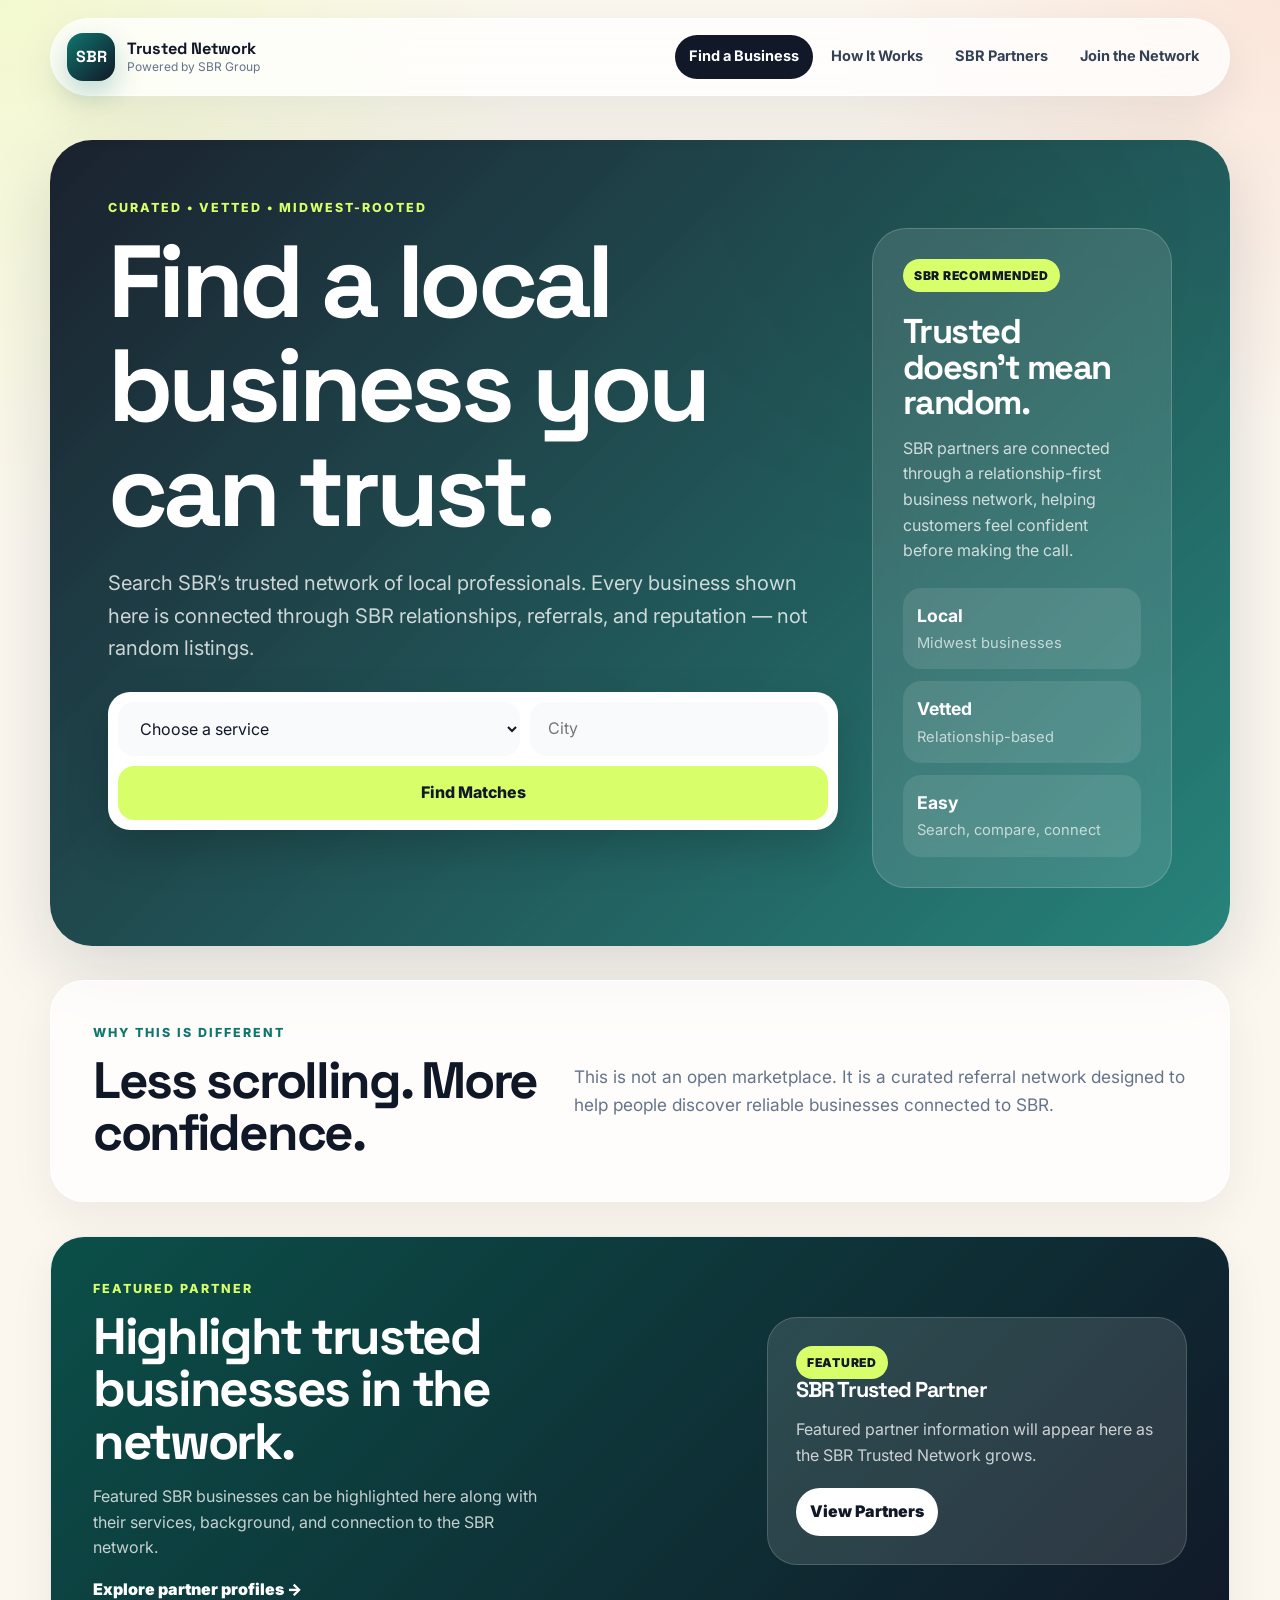
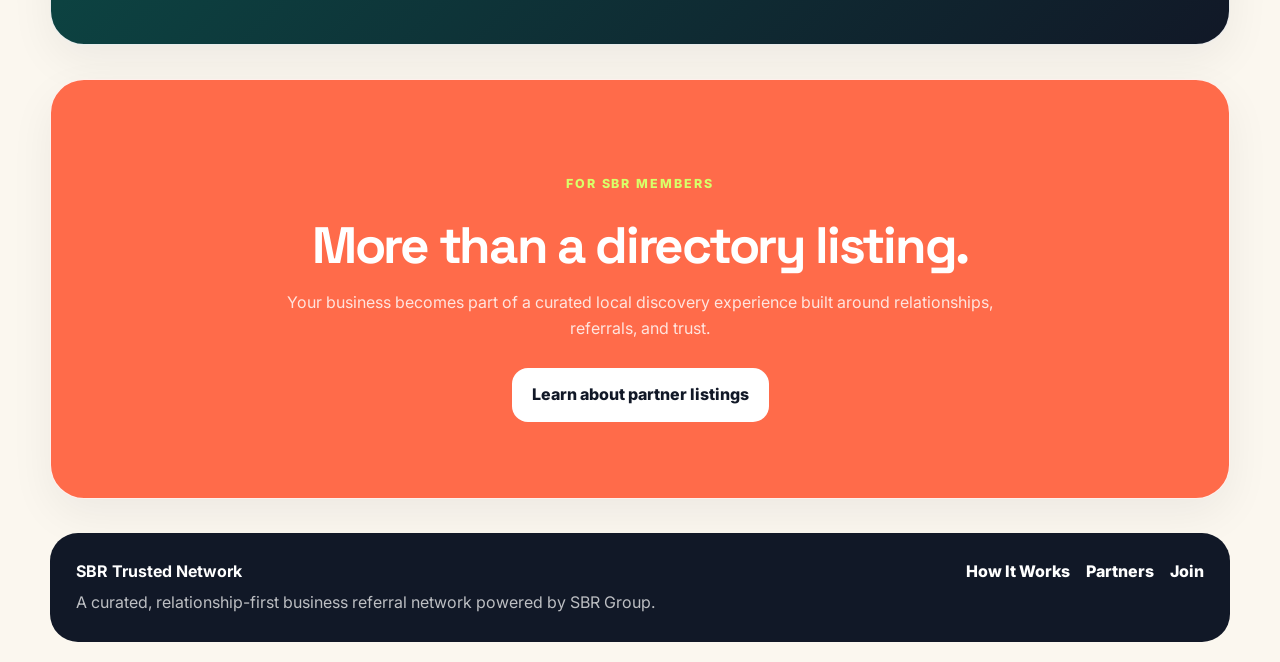
<file: index.html>
<!DOCTYPE html>
<html lang="en">
<head>
  <meta charset="UTF-8" />
  <meta name="viewport" content="width=device-width, initial-scale=1.0" />

  <title>SBR Trusted Network | Find Vetted Local Businesses</title>

  <meta
    name="description"
    content="Find trusted, vetted Midwest businesses recommended through the SBR Group network."
  />

  <link rel="preconnect" href="https://fonts.googleapis.com">
  <link rel="preconnect" href="https://fonts.gstatic.com" crossorigin>

  <link
    href="https://fonts.googleapis.com/css2?family=Inter:wght@400;500;600;700;800&family=Space+Grotesk:wght@500;600;700&display=swap"
    rel="stylesheet"
  >

  <link rel="stylesheet" href="assets/css/style.css" />
</head>

<body>

  <header class="site-header">

    <a
      class="brand"
      href="index.html"
      aria-label="SBR Trusted Network home"
    >
      <span class="brand-mark">SBR</span>

      <span class="brand-text">
        <strong>Trusted Network</strong>
        <small>Powered by SBR Group</small>
      </span>
    </a>

    <button
      class="mobile-toggle"
      id="mobileToggle"
      type="button"
      aria-label="Open navigation"
      aria-expanded="false"
      aria-controls="siteNav"
    >
      ☰
    </button>

    <nav class="site-nav" id="siteNav">
      <a href="index.html" class="active">Find a Business</a>
      <a href="how-it-works.html">How It Works</a>
      <a href="partners.html">SBR Partners</a>
      <a href="join.html">Join the Network</a>
    </nav>

  </header>


  <main>

    <!-- HERO -->
    <section class="hero">

      <div class="hero-grid">

        <div class="hero-copy">

          <p class="eyebrow">
            Curated • Vetted • Midwest-rooted
          </p>

          <h1>
            Find a local business you can trust.
          </h1>

          <p class="hero-lede">
            Search SBR’s trusted network of local professionals.
            Every business shown here is connected through SBR
            relationships, referrals, and reputation — not random listings.
          </p>


          <!-- SEARCH FORM -->
          <form class="trust-search" id="searchForm">

            <div class="search-field">
              <label class="sr-only" for="categoryFilter">
                Choose a service
              </label>

              <select
                id="categoryFilter"
                name="category"
                aria-label="Choose a service"
              >
                <option value="">
                  Choose a service
                </option>
              </select>
            </div>


            <div class="search-field">
              <label class="sr-only" for="cityFilter">
                City
              </label>

              <input
                id="cityFilter"
                name="city"
                type="text"
                placeholder="City"
                autocomplete="address-level2"
              />
            </div>


            


            <button type="submit">
              Find Matches
            </button>

          </form>

        </div>


        <aside class="hero-card">

          <div class="floating-badge">
            SBR Recommended
          </div>

          <h2>
            Trusted doesn’t mean random.
          </h2>

          <p>
            SBR partners are connected through a relationship-first
            business network, helping customers feel confident before
            making the call.
          </p>

          <div class="trust-stats">

            <div>
              <strong>Local</strong>
              <span>Midwest businesses</span>
            </div>

            <div>
              <strong>Vetted</strong>
              <span>Relationship-based</span>
            </div>

            <div>
              <strong>Easy</strong>
              <span>Search, compare, connect</span>
            </div>

          </div>

        </aside>

      </div>

    </section>


    <!-- WHY DIFFERENT -->
    <section class="section intro-strip">

      <div>
        <p class="eyebrow">
          Why this is different
        </p>

        <h2>
          Less scrolling. More confidence.
        </h2>
      </div>

      <p>
        This is not an open marketplace. It is a curated referral
        network designed to help people discover reliable businesses
        connected to SBR.
      </p>

    </section>


    
    <!-- FEATURED -->
    <section class="section spotlight">

      <div class="spotlight-content">

        <p class="eyebrow">
          Featured partner
        </p>

        <h2>
          Highlight trusted businesses in the network.
        </h2>

        <p>
          Featured SBR businesses can be highlighted here along with
          their services, background, and connection to the SBR network.
        </p>

        <a
          class="text-link"
          href="partners.html"
        >
          Explore partner profiles →
        </a>

      </div>


      <div class="spotlight-card">

        <span class="tag">
          Featured
        </span>

        <h3>
          SBR Trusted Partner
        </h3>

        <p>
          Featured partner information will appear here as the
          SBR Trusted Network grows.
        </p>

        <div class="contact-row">
          <a href="partners.html">
            View Partners
          </a>
        </div>

      </div>

    </section>


    <!-- CTA -->
    <section class="section cta">

      <p class="eyebrow">
        For SBR members
      </p>

      <h2>
        More than a directory listing.
      </h2>

      <p>
        Your business becomes part of a curated local discovery
        experience built around relationships, referrals, and trust.
      </p>

      <a
        class="button-light"
        href="join.html"
      >
        Learn about partner listings
      </a>

    </section>

  </main>


  <footer class="site-footer">

    <div>
      <strong>
        SBR Trusted Network
      </strong>

      <p>
        A curated, relationship-first business referral network
        powered by SBR Group.
      </p>
    </div>

    <nav>
      <a href="how-it-works.html">How It Works</a>
      <a href="partners.html">Partners</a>
      <a href="join.html">Join</a>
    </nav>

  </footer>


  <script src="assets/js/main.js"></script>

</body>
</html>
</file>
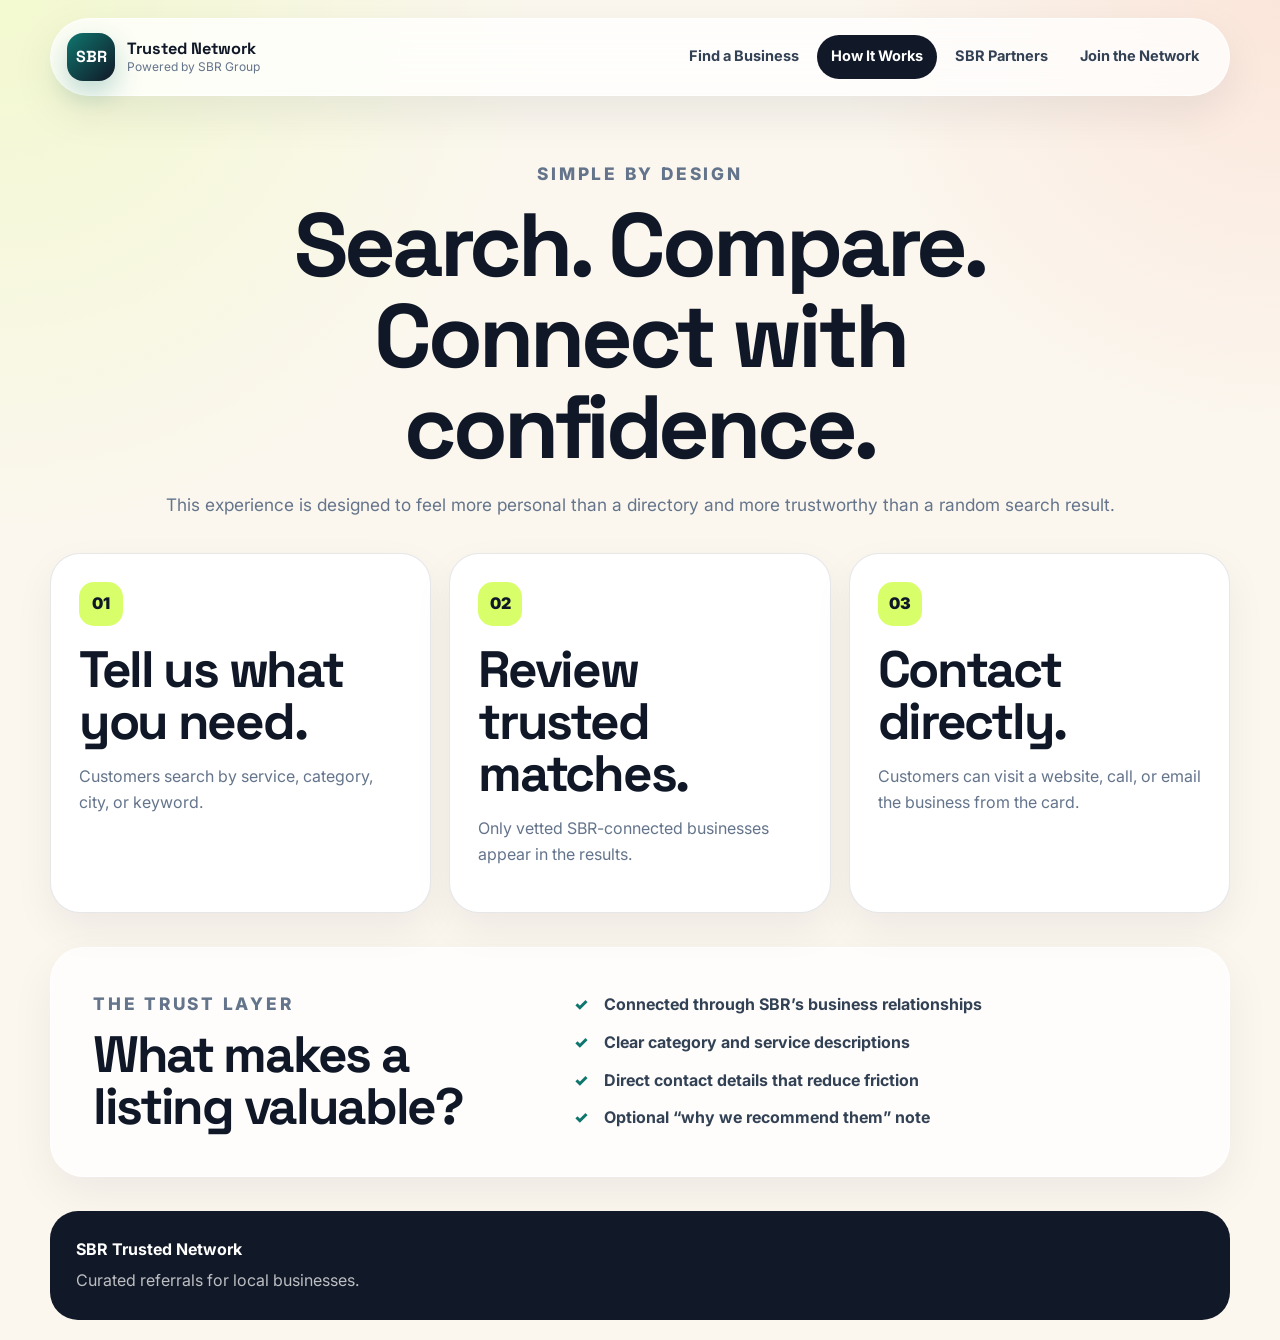
<file: how-it-works.html>
<!DOCTYPE html>
<html lang="en">
<head>
  <meta charset="UTF-8" />
  <meta name="viewport" content="width=device-width, initial-scale=1.0" />
  <title>How It Works | SBR Trusted Network</title>
  <meta name="description" content="How SBR Trusted Network helps customers connect with vetted local businesses." />
  <link rel="preconnect" href="https://fonts.googleapis.com">
  <link rel="preconnect" href="https://fonts.gstatic.com" crossorigin>
  <link href="https://fonts.googleapis.com/css2?family=Inter:wght@400;500;600;700;800&family=Space+Grotesk:wght@500;600;700&display=swap" rel="stylesheet">
  <link rel="stylesheet" href="assets/css/style.css" />
</head>
<body>
  <header class="site-header">
    <a class="brand" href="index.html"><span class="brand-mark">SBR</span><span class="brand-text"><strong>Trusted Network</strong><small>Powered by SBR Group</small></span></a>
    <button class="mobile-toggle" id="mobileToggle" aria-label="Open navigation" aria-expanded="false">☰</button>
    <nav class="site-nav" id="siteNav">
      <a href="index.html">Find a Business</a><a href="how-it-works.html" class="active">How It Works</a><a href="partners.html">SBR Partners</a><a href="join.html">Join the Network</a>
    </nav>
  </header>

  <main>
    <section class="page-hero">
      <p class="eyebrow">Simple by design</p>
      <h1>Search. Compare. Connect with confidence.</h1>
      <p>This experience is designed to feel more personal than a directory and more trustworthy than a random search result.</p>
    </section>

    <section class="section steps-grid">
      <article class="step-card"><span>01</span><h2>Tell us what you need.</h2><p>Customers search by service, category, city, or keyword.</p></article>
      <article class="step-card"><span>02</span><h2>Review trusted matches.</h2><p>Only vetted SBR-connected businesses appear in the results.</p></article>
      <article class="step-card"><span>03</span><h2>Contact directly.</h2><p>Customers can visit a website, call, or email the business from the card.</p></article>
    </section>

    <section class="section trust-panel">
      <div>
        <p class="eyebrow">The trust layer</p>
        <h2>What makes a listing valuable?</h2>
      </div>
      <ul class="check-list">
        <li>Connected through SBR’s business relationships</li>
        <li>Clear category and service descriptions</li>
        <li>Direct contact details that reduce friction</li>
        <li>Optional “why we recommend them” note</li>
      </ul>
    </section>
  </main>

  <footer class="site-footer"><div><strong>SBR Trusted Network</strong><p>Curated referrals for local businesses.</p></div></footer>
  <script src="assets/js/main.js"></script>
</body>
</html>
</file>
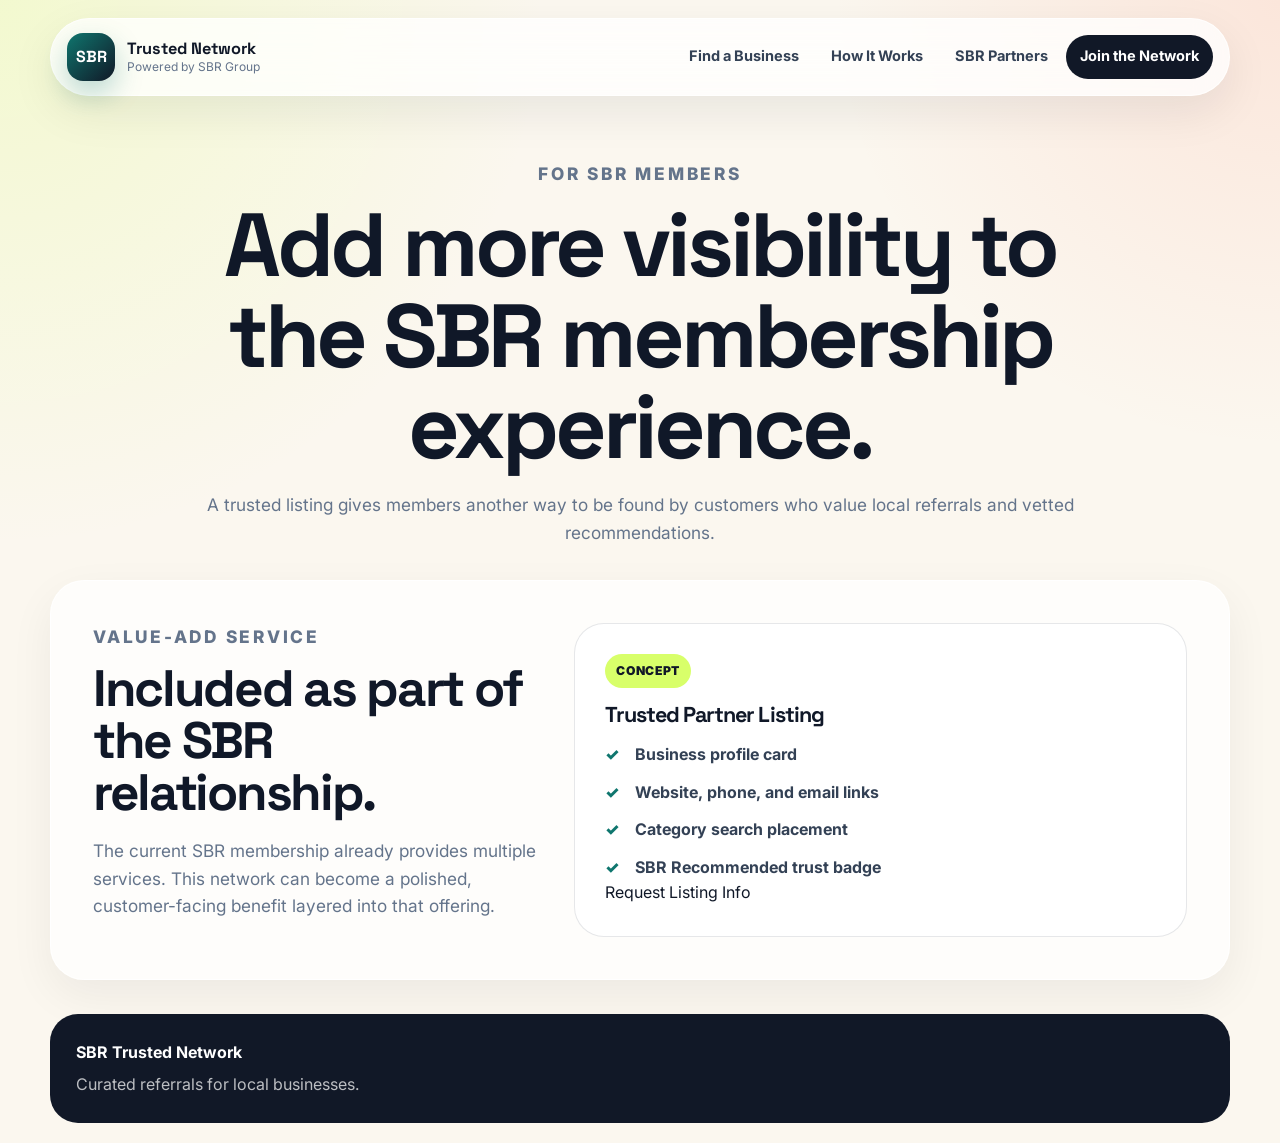
<file: join.html>
<!DOCTYPE html>
<html lang="en">
<head>
  <meta charset="UTF-8" />
  <meta name="viewport" content="width=device-width, initial-scale=1.0" />
  <title>Join the Network | SBR Trusted Network</title>
  <meta name="description" content="Learn how SBR members can be listed in the trusted business network." />
  <link rel="preconnect" href="https://fonts.googleapis.com">
  <link rel="preconnect" href="https://fonts.gstatic.com" crossorigin>
  <link href="https://fonts.googleapis.com/css2?family=Inter:wght@400;500;600;700;800&family=Space+Grotesk:wght@500;600;700&display=swap" rel="stylesheet">
  <link rel="stylesheet" href="assets/css/style.css" />
</head>
<body>
  <header class="site-header">
    <a class="brand" href="index.html"><span class="brand-mark">SBR</span><span class="brand-text"><strong>Trusted Network</strong><small>Powered by SBR Group</small></span></a>
    <button class="mobile-toggle" id="mobileToggle" aria-label="Open navigation" aria-expanded="false">☰</button>
    <nav class="site-nav" id="siteNav">
      <a href="index.html">Find a Business</a><a href="how-it-works.html">How It Works</a><a href="partners.html">SBR Partners</a><a href="join.html" class="active">Join the Network</a>
    </nav>
  </header>

  <main>
    <section class="page-hero">
      <p class="eyebrow">For SBR members</p>
      <h1>Add more visibility to the SBR membership experience.</h1>
      <p>A trusted listing gives members another way to be found by customers who value local referrals and vetted recommendations.</p>
    </section>

    <section class="section pricing-panel">
      <div class="pricing-copy">
        <p class="eyebrow">Value-add service</p>
        <h2>Included as part of the SBR relationship.</h2>
        <p>The current SBR membership already provides multiple services. This network can become a polished, customer-facing benefit layered into that offering.</p>
      </div>
      <div class="pricing-card">
        <span class="tag">Concept</span>
        <h3>Trusted Partner Listing</h3>
        <ul class="check-list">
          <li>Business profile card</li>
          <li>Website, phone, and email links</li>
          <li>Category search placement</li>
          <li>SBR Recommended trust badge</li>
        </ul>
        <a class="button-dark" href="#">Request Listing Info</a>
      </div>
    </section>
  </main>

  <footer class="site-footer"><div><strong>SBR Trusted Network</strong><p>Curated referrals for local businesses.</p></div></footer>
  <script src="assets/js/main.js"></script>
</body>
</html>
</file>
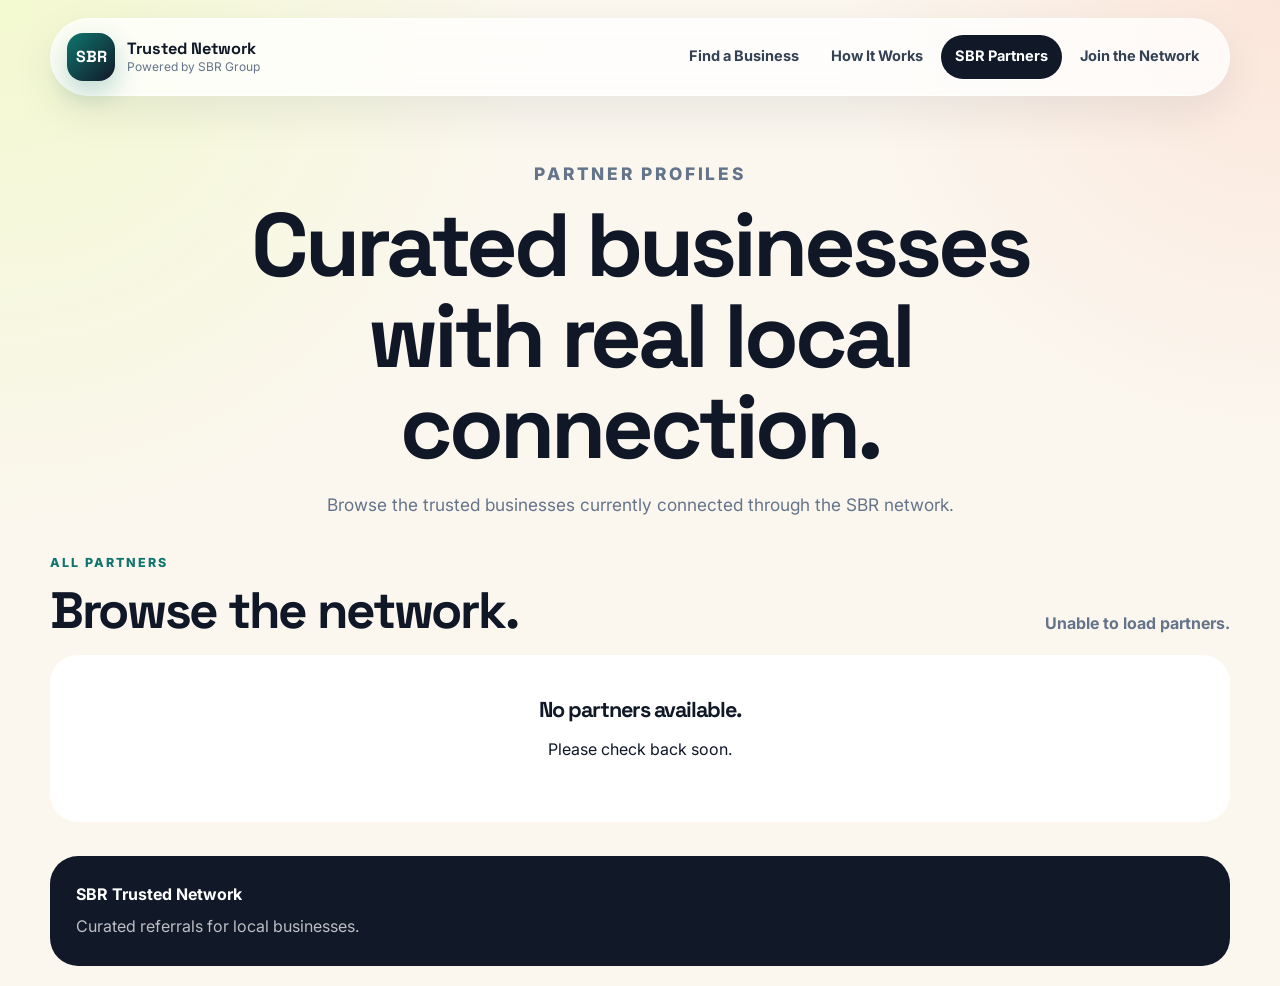
<file: partners.html>
<!DOCTYPE html>
<html lang="en">
<head>
  <meta charset="UTF-8" />
  <meta name="viewport" content="width=device-width, initial-scale=1.0" />

  <title>SBR Partners | Trusted Network</title>

  <meta
    name="description"
    content="Explore trusted SBR partner businesses."
  />

  <link rel="preconnect" href="https://fonts.googleapis.com">

  <link
    rel="preconnect"
    href="https://fonts.gstatic.com"
    crossorigin
  >

  <link
    href="https://fonts.googleapis.com/css2?family=Inter:wght@400;500;600;700;800&family=Space+Grotesk:wght@500;600;700&display=swap"
    rel="stylesheet"
  >

  <link
    rel="stylesheet"
    href="assets/css/style.css"
  />
</head>

<body>

  <header class="site-header">

    <a
      class="brand"
      href="index.html"
    >
      <span class="brand-mark">
        SBR
      </span>

      <span class="brand-text">
        <strong>
          Trusted Network
        </strong>

        <small>
          Powered by SBR Group
        </small>
      </span>
    </a>


    <button
      class="mobile-toggle"
      id="mobileToggle"
      aria-label="Open navigation"
      aria-expanded="false"
    >
      ☰
    </button>


    <nav
      class="site-nav"
      id="siteNav"
    >

      <a href="index.html">
        Find a Business
      </a>

      <a href="how-it-works.html">
        How It Works
      </a>

      <a
        href="partners.html"
        class="active"
      >
        SBR Partners
      </a>

      <a href="join.html">
        Join the Network
      </a>

    </nav>

  </header>


  <main>

    <section class="page-hero">

      <p class="eyebrow">
        Partner profiles
      </p>

      <h1>
        Curated businesses with real local connection.
      </h1>

      <p>
        Browse the trusted businesses currently connected
        through the SBR network.
      </p>

    </section>


    <section class="section results-section">

      <div class="section-heading">

        <div>

          <p class="eyebrow">
            All partners
          </p>

          <h2>
            Browse the network.
          </h2>

        </div>


        <div
          class="result-count"
          id="partnerCount"
        >
          Loading partners...
        </div>

      </div>


      <div id="partnerGrid"></div>


      <div
        class="empty-state"
        id="partnerEmptyState"
        hidden
      >

        <h3>
          No partners available.
        </h3>

        <p>
          Please check back soon.
        </p>

      </div>

    </section>

  </main>


  <footer class="site-footer">

    <div>

      <strong>
        SBR Trusted Network
      </strong>

      <p>
        Curated referrals for local businesses.
      </p>

    </div>

  </footer>


  <script src="assets/js/main.js"></script>
  <script src="assets/js/partners-page.js"></script>

</body>
</html>
</file>
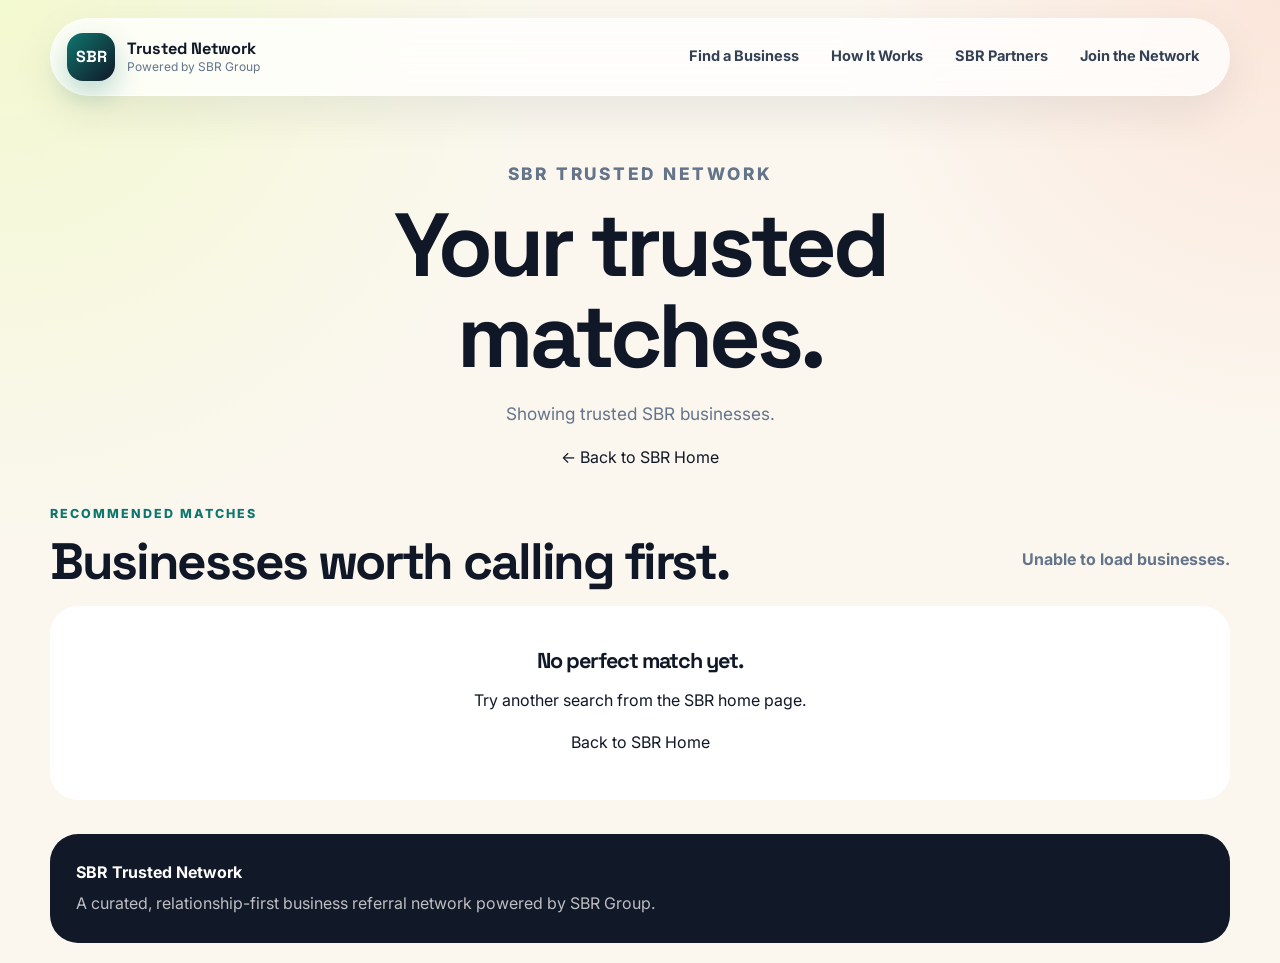
<file: results.html>
<!DOCTYPE html>
<html lang="en">
<head>
  <meta charset="UTF-8" />
  <meta name="viewport" content="width=device-width, initial-scale=1.0" />

  <title>Search Results | SBR Trusted Network</title>

  <meta
    name="description"
    content="Search results from the SBR Trusted Network."
  />

  <link rel="preconnect" href="https://fonts.googleapis.com">
  <link rel="preconnect" href="https://fonts.gstatic.com" crossorigin>

  <link
    href="https://fonts.googleapis.com/css2?family=Inter:wght@400;500;600;700;800&family=Space+Grotesk:wght@500;600;700&display=swap"
    rel="stylesheet"
  >

  <link rel="stylesheet" href="assets/css/style.css" />
</head>

<body>

  <header class="site-header">

    <a
      class="brand"
      href="index.html"
      aria-label="SBR Trusted Network home"
    >
      <span class="brand-mark">SBR</span>

      <span class="brand-text">
        <strong>Trusted Network</strong>
        <small>Powered by SBR Group</small>
      </span>
    </a>

    <nav class="site-nav">
      <a href="index.html">Find a Business</a>
      <a href="how-it-works.html">How It Works</a>
      <a href="partners.html">SBR Partners</a>
      <a href="join.html">Join the Network</a>
    </nav>

  </header>


  <main>

    <section class="page-hero">

      <p class="eyebrow">
        SBR Trusted Network
      </p>

      <h1>
        Your trusted matches.
      </h1>

      <p id="searchSummary">
        Searching the SBR network...
      </p>

      <a
        class="button-dark"
        href="index.html"
      >
        ← Back to SBR Home
      </a>

    </section>


    <section class="section results-section">

      <div class="section-heading">

        <div>
          <p class="eyebrow">
            Recommended matches
          </p>

          <h2>
            Businesses worth calling first.
          </h2>
        </div>

        <p
          id="resultCount"
          class="result-count"
        >
          Searching...
        </p>

      </div>


      <div
        class="card-grid"
        id="partnerGrid"
      ></div>


      <div
        class="empty-state"
        id="emptyState"
        hidden
      >
        <h3>
          No perfect match yet.
        </h3>

        <p>
          Try another search from the SBR home page.
        </p>

        <a
          class="button-dark"
          href="index.html"
        >
          Back to SBR Home
        </a>
      </div>

    </section>

  </main>


  <footer class="site-footer">

    <div>
      <strong>SBR Trusted Network</strong>

      <p>
        A curated, relationship-first business referral network
        powered by SBR Group.
      </p>
    </div>

  </footer>


  <script src="assets/js/results.js"></script>

</body>
</html>
</file>
<file: assets/css/style.css>
:root {
  --ink: #101828;
  --muted: #64748b;
  --paper: #fbf7ef;
  --surface: #ffffff;
  --line: rgba(15, 23, 42, 0.1);
  --green: #0f766e;
  --green-dark: #0b4f49;
  --lime: #d8ff6a;
  --coral: #ff6b4a;
  --navy: #111827;
  --shadow: 0 24px 70px rgba(15, 23, 42, 0.14);
}

* {
  box-sizing: border-box;
}

html {
  scroll-behavior: smooth;
}

body {
  margin: 0;
  font-family: "Inter", system-ui, -apple-system, BlinkMacSystemFont, sans-serif;
  color: var(--ink);

  background:
    radial-gradient(
      circle at top left,
      rgba(216, 255, 106, 0.24),
      transparent 34rem
    ),
    radial-gradient(
      circle at top right,
      rgba(255, 107, 74, 0.12),
      transparent 28rem
    ),
    var(--paper);

  line-height: 1.6;
}

a {
  color: inherit;
  text-decoration: none;
}

button,
input,
select {
  font: inherit;
}


/* =========================================================
   HEADER
========================================================= */

.site-header {
  width: min(1180px, calc(100% - 32px));
  margin: 18px auto 0;

  position: sticky;
  top: 14px;
  z-index: 20;

  display: flex;
  align-items: center;
  justify-content: space-between;

  gap: 18px;
  padding: 14px 16px;

  background: rgba(255, 255, 255, 0.76);

  border:
    1px solid rgba(255, 255, 255, 0.72);

  border-radius: 999px;

  backdrop-filter:
    blur(18px);

  box-shadow:
    0 16px 45px rgba(15, 23, 42, 0.08);
}

.brand {
  display: flex;
  align-items: center;

  gap: 12px;

  min-width: max-content;
}

.brand-mark {
  display: grid;
  place-items: center;

  width: 48px;
  height: 48px;

  border-radius: 16px;

  color: white;

  font-family:
    "Space Grotesk",
    sans-serif;

  font-weight: 700;

  background:
    linear-gradient(
      135deg,
      var(--green),
      var(--navy)
    );

  box-shadow:
    0 12px 28px rgba(15, 118, 110, 0.28);
}

.brand-text {
  display: grid;

  line-height: 1.05;
}

.brand-text strong {
  font-family:
    "Space Grotesk",
    sans-serif;

  font-size: 1.02rem;
}

.brand-text small {
  margin-top: 4px;

  color: var(--muted);

  font-size: 0.75rem;
}

.site-nav {
  display: flex;
  align-items: center;

  gap: 4px;
}

.site-nav a {
  padding:
    10px 14px;

  border-radius: 999px;

  color: #334155;

  font-weight: 700;
  font-size: 0.91rem;
}

.site-nav a:hover,
.site-nav a.active {
  background: var(--navy);

  color: white;
}

.mobile-toggle {
  display: none;

  width: 42px;
  height: 42px;

  border: 0;
  border-radius: 999px;

  background: var(--navy);

  color: white;
}


/* =========================================================
   HERO
========================================================= */

.hero {
  width:
    min(1180px, calc(100% - 32px));

  margin:
    44px auto 0;

  padding:
    clamp(30px, 5vw, 58px);

  border-radius: 42px;

  background:
    linear-gradient(
      135deg,
      rgba(17, 24, 39, 0.96),
      rgba(15, 118, 110, 0.9)
    ),
    radial-gradient(
      circle at 82% 20%,
      rgba(216, 255, 106, 0.35),
      transparent 20rem
    );

  color: white;

  overflow: hidden;

  box-shadow:
    var(--shadow);
}

.hero-grid {
  display: grid;

  grid-template-columns:
    minmax(0, 1.45fr)
    minmax(300px, 0.55fr);

  gap: 34px;

  align-items: start;
}

.hero-copy {
  min-width: 0;
}

.eyebrow {
  margin:
    0 0 12px;

  color: var(--green);

  font-size: 0.78rem;
  font-weight: 800;

  text-transform: uppercase;

  letter-spacing: 0.16em;
}

.hero .eyebrow,
.cta .eyebrow,
.spotlight .eyebrow {
  color: var(--lime);
}

h1,
h2,
h3 {
  margin: 0;

  font-family:
    "Space Grotesk",
    sans-serif;

  line-height: 1.02;

  letter-spacing:
    -0.045em;
}

h1 {
  max-width: 850px;

  font-size:
    clamp(3.2rem, 8vw, 6.8rem);
}

h2 {
  font-size:
    clamp(2rem, 4vw, 3.4rem);
}

h3 {
  font-size: 1.35rem;
}

.hero-lede {
  max-width: 760px;

  margin:
    24px 0 28px;

  color:
    rgba(255, 255, 255, 0.78);

  font-size:
    clamp(1.05rem, 2vw, 1.26rem);
}


/* =========================================================
   SEARCH
========================================================= */

.trust-search {
  display: grid;

  grid-template-columns:
    minmax(280px, 1.35fr)
    minmax(220px, 1fr);

  gap: 10px;

  width: 100%;

  padding: 10px;

  background: white;

  border-radius: 22px;

  box-shadow:
    0 18px 44px rgba(0, 0, 0, 0.18);
}

.search-field {
  min-width: 0;
}

.trust-search input,
.trust-search select {
  width: 100%;
  min-width: 0;

  min-height: 54px;

  border: 0;
  outline: 0;

  border-radius: 16px;

  padding:
    0 18px;

  color: var(--ink);

  background: #f8fafc;
}

.trust-search select {
  cursor: pointer;

  padding-right: 42px;
}

.trust-search input:focus,
.trust-search select:focus {
  box-shadow:
    0 0 0 3px rgba(15, 118, 110, 0.14);
}

.trust-search button {
  grid-column:
    1 / -1;

  width: 100%;

  min-height: 54px;

  border: 0;

  border-radius: 16px;

  padding:
    0 24px;

  background:
    var(--lime);

  color:
    var(--navy);

  font-weight: 800;

  cursor: pointer;
}

.trust-search button:hover {
  filter:
    brightness(0.97);
}


/* =========================================================
   CATEGORY DROPDOWN
========================================================= */

#categoryFilter optgroup {
  color: #111827;

  font-weight: 700;
  font-style: normal;
}

#categoryFilter option {
  color: #111827;

  font-weight: 400;
}


/* =========================================================
   HERO CARD
========================================================= */

.hero-card {
  position: relative;

  align-self: start;

  margin-top: 30px;

  padding: 30px;

  border-radius: 34px;

  background:
    rgba(255, 255, 255, 0.12);

  border:
    1px solid rgba(255, 255, 255, 0.18);

  backdrop-filter:
    blur(20px);
}

.floating-badge,
.tag {
  display: inline-flex;

  width: fit-content;

  align-items: center;

  gap: 8px;

  padding:
    7px 11px;

  border-radius: 999px;

  background:
    var(--lime);

  color:
    var(--navy);

  font-weight: 900;

  font-size: 0.76rem;

  text-transform: uppercase;

  letter-spacing:
    0.06em;
}

.hero-card h2 {
  margin:
    22px 0 12px;

  font-size: 2.15rem;
}

.hero-card p {
  color:
    rgba(255, 255, 255, 0.76);
}

.trust-stats {
  display: grid;

  gap: 12px;

  margin-top: 24px;
}

.trust-stats div {
  padding: 14px;

  border-radius: 18px;

  background:
    rgba(255, 255, 255, 0.1);
}

.trust-stats strong {
  display: block;

  font-size: 1.1rem;
}

.trust-stats span {
  color:
    rgba(255, 255, 255, 0.68);

  font-size: 0.92rem;
}


/* =========================================================
   SECTIONS
========================================================= */

.section {
  width:
    min(1180px, calc(100% - 32px));

  margin:
    34px auto;
}

.intro-strip,
.trust-panel,
.pricing-panel,
.spotlight,
.cta {
  display: grid;

  grid-template-columns:
    0.85fr 1.15fr;

  gap: 28px;

  align-items: center;

  padding:
    clamp(26px, 4vw, 42px);

  border-radius: 34px;

  background:
    rgba(255, 255, 255, 0.72);

  border:
    1px solid rgba(255, 255, 255, 0.9);

  box-shadow:
    0 16px 45px rgba(15, 23, 42, 0.06);
}

.intro-strip p:last-child,
.trust-panel p,
.page-hero p,
.pricing-copy p {
  color:
    var(--muted);

  font-size:
    1.08rem;
}


/* =========================================================
   RESULTS
========================================================= */

.section-heading {
  display: flex;

  justify-content:
    space-between;

  gap: 22px;

  align-items: end;

  margin-bottom: 18px;
}

.result-count {
  color:
    var(--muted);

  font-weight: 700;
}

.card-grid {
  display: grid;

  grid-template-columns:
    repeat(
      3,
      minmax(0, 1fr)
    );

  gap: 18px;
}


/* =========================================================
   BUSINESS CARD
========================================================= */

.partner-card {
  position: relative;

  min-height: 350px;

  display: flex;

  flex-direction: column;

  padding: 22px;

  border-radius: 28px;

  overflow: hidden;

  background:
    var(--surface);

  border:
    1px solid var(--line);

  box-shadow:
    0 18px 42px rgba(15, 23, 42, 0.08);

  transition:
    transform 180ms ease,
    box-shadow 180ms ease;
}

.partner-card:hover {
  transform:
    translateY(-6px);

  box-shadow:
    0 28px 70px rgba(15, 23, 42, 0.14);
}

.card-top {
  display: flex;

  align-items: flex-start;

  justify-content:
    space-between;

  gap: 12px;
}

.logo-bubble {
  display: grid;

  place-items: center;

  width: 62px;
  height: 62px;

  border-radius: 20px;

  color: white;

  font-family:
    "Space Grotesk",
    sans-serif;

  font-weight: 800;

  background:
    linear-gradient(
      135deg,
      var(--green),
      var(--coral)
    );
}

.partner-card h3 {
  margin-top: 18px;
}


/* =========================================================
   BUSINESS LOCATION
========================================================= */

.business-location {
  margin-top: 8px;
}

.business-address {
  margin: 0;

  color: var(--ink);

  font-weight: 500;
}

.partner-card .location {
  margin:
    4px 0 10px;

  color:
    var(--muted);

  font-weight: 700;
}

.business-phone {
  margin:
    10px 0 14px;

  color:
    var(--ink);

  font-size: 0.95rem;

  font-weight: 700;
}

.partner-card .summary {
  margin:
    0 0 18px;

  color:
    #475569;
}


/* =========================================================
   TAGS
========================================================= */

.tags {
  display: flex;

  flex-wrap: wrap;

  gap: 8px;

  margin-top: auto;
}

.tags span {
  padding:
    7px 10px;

  border-radius: 999px;

  background:
    #eefdfb;

  color:
    var(--green-dark);

  font-size: 0.8rem;

  font-weight: 800;
}


/* =========================================================
   BUSINESS CARD ACTIONS
========================================================= */

.card-actions {
  display: grid;

  grid-template-columns:
    repeat(
      auto-fit,
      minmax(90px, 1fr)
    );

  gap: 10px;

  margin-top: auto;

  padding-top: 18px;
}

.card-actions a {
  display: grid;

  place-items: center;

  min-height: 44px;

  padding:
    0 12px;

  border-radius: 14px;

  font-weight: 900;

  background:
    #eef2f7;

  color:
    var(--ink);
}

.card-actions a:first-child {
  background:
    var(--navy);

  color: white;
}

.card-actions a:hover {
  filter:
    brightness(0.97);
}


/* =========================================================
   CALL BUTTON
========================================================= */

/*
 * Hide Call everywhere by default.
 * This selector is intentionally more specific
 * than the general .card-actions a rule.
 */

.card-actions .mobile-call-button {
  display: none !important;
}


/*
 * Show the Call button only on devices whose
 * primary input is touch-oriented.
 *
 * This prevents a desktop browser with a narrow
 * window or docked DevTools from showing Call.
 */

@media (hover: none) and (pointer: coarse) {

  .card-actions .mobile-call-button {
    display: grid !important;
  }

}


/* =========================================================
   EMPTY STATE
========================================================= */

.empty-state {
  text-align: center;

  padding: 44px;

  background: white;

  border-radius: 28px;
}


/* =========================================================
   SPOTLIGHT
========================================================= */

.spotlight {
  background:
    linear-gradient(
      135deg,
      var(--green-dark),
      var(--navy)
    );

  color: white;
}

.spotlight p {
  color:
    rgba(255, 255, 255, 0.76);
}

.spotlight-card {
  justify-self: end;

  max-width: 420px;

  padding: 28px;

  border-radius: 30px;

  background:
    rgba(255, 255, 255, 0.12);

  border:
    1px solid rgba(255, 255, 255, 0.16);
}

.contact-row {
  display: flex;

  gap: 10px;

  margin-top: 20px;
}

.contact-row a {
  padding:
    11px 14px;

  border-radius: 999px;

  background: white;

  color:
    var(--navy);

  font-weight: 900;
}


/* =========================================================
   CTA
========================================================= */

.cta {
  display: block;

  text-align: center;

  padding:
    clamp(36px, 7vw, 76px);

  background:
    var(--coral);

  color: white;
}

.cta p {
  max-width: 760px;

  margin:
    18px auto 26px;

  color:
    rgba(255, 255, 255, 0.82);
}

.button-light {
  display: inline-flex;

  align-items: center;

  min-height: 54px;

  padding:
    0 20px;

  border-radius: 16px;

  background: white;

  color:
    var(--navy);

  font-weight: 800;
}


/* =========================================================
   STANDARD PAGES
========================================================= */

.page-hero {
  width:
    min(980px, calc(100% - 32px));

  margin:
    64px auto 28px;

  text-align: center;
}

.page-hero h1 {
  margin-inline: auto;

  font-size:
    clamp(3rem, 7vw, 5.8rem);
}

.steps-grid {
  display: grid;

  grid-template-columns:
    repeat(3, 1fr);

  gap: 18px;
}

.step-card {
  padding: 28px;

  border-radius: 30px;

  background: white;

  border:
    1px solid var(--line);

  box-shadow:
    0 16px 40px rgba(15, 23, 42, 0.06);
}

.step-card span {
  display: inline-grid;

  place-items: center;

  width: 44px;
  height: 44px;

  border-radius: 15px;

  margin-bottom: 18px;

  background:
    var(--lime);

  font-weight: 900;
}

.step-card p {
  color:
    var(--muted);
}

.check-list {
  margin: 0;

  padding: 0;

  list-style: none;

  display: grid;

  gap: 12px;
}

.check-list li {
  position: relative;

  padding-left: 30px;

  color:
    #334155;

  font-weight: 700;
}

.check-list li::before {
  content: "✓";

  position: absolute;

  left: 0;

  color:
    var(--green);

  font-weight: 900;
}

.pricing-card {
  padding: 30px;

  border-radius: 30px;

  background: white;

  border:
    1px solid var(--line);
}

.pricing-card h3 {
  margin:
    16px 0;
}


/* =========================================================
   FOOTER
========================================================= */

.site-footer {
  width:
    min(1180px, calc(100% - 32px));

  margin:
    34px auto 20px;

  display: flex;

  justify-content:
    space-between;

  gap: 20px;

  padding: 26px;

  border-radius: 28px;

  color:
    rgba(255, 255, 255, 0.72);

  background:
    var(--navy);
}

.site-footer strong {
  color: white;
}

.site-footer p {
  margin:
    6px 0 0;
}

.site-footer nav {
  display: flex;

  gap: 16px;

  flex-wrap: wrap;

  font-weight: 800;

  color: white;
}

.text-link {
  color: white;

  font-weight: 900;
}


/* =========================================================
   ACCESSIBILITY
========================================================= */

.sr-only {
  position: absolute;

  width: 1px;
  height: 1px;

  padding: 0;

  margin: -1px;

  overflow: hidden;

  clip:
    rect(0, 0, 0, 0);

  white-space: nowrap;

  border: 0;
}


/* =========================================================
   TABLET
========================================================= */

@media (max-width: 920px) {

  .mobile-toggle {
    display: block;
  }

  .site-header {
    border-radius: 26px;

    flex-wrap: wrap;
  }

  .site-nav {
    display: none;

    width: 100%;

    flex-direction: column;

    align-items: stretch;
  }

  .site-nav.open {
    display: flex;
  }

  .site-nav a {
    text-align: center;
  }


  .hero-grid,
  .intro-strip,
  .trust-panel,
  .pricing-panel,
  .spotlight {
    grid-template-columns: 1fr;
  }


  .trust-search {
    grid-template-columns:
      1fr 1fr;
  }

  .trust-search button {
    grid-column:
      1 / -1;
  }


  .card-grid,
  .steps-grid {
    grid-template-columns: 1fr;
  }

  .spotlight-card {
    justify-self: stretch;

    max-width: none;
  }

  .section-heading {
    align-items: start;

    flex-direction: column;
  }

}


/* =========================================================
   MOBILE
========================================================= */

@media (max-width: 560px) {

  .brand-text small {
    display: none;
  }

  .hero,
  .section,
  .site-footer,
  .site-header {
    width:
      min(100% - 20px, 1180px);
  }

  h1 {
    font-size: 3rem;
  }

  .site-footer {
    flex-direction: column;
  }


  .trust-search {
    grid-template-columns: 1fr;

    padding: 8px;
  }

  .trust-search .search-field:first-child,
  .trust-search button {
    grid-column: auto;
  }

  .trust-search input,
  .trust-search select,
  .trust-search button {
    min-height: 52px;
  }

}/* =========================================================
   PARTNER CATEGORY SECTIONS
========================================================= */

#partnerGrid {
  display: block;
}

.partner-category-section {
  margin:
    0 0 64px;
}

.partner-category-heading {
  margin-bottom: 22px;
}

.partner-category-heading h2 {
  margin-bottom: 8px;
}

.partner-category-count {
  margin: 0;
  color: var(--muted);
  font-weight: 700;
}

.partner-category-section .card-grid {
  margin-top: 18px;
}

.partner-category-label {
  width: fit-content;

  margin-top: 18px;

  padding:
    6px 10px;

  border-radius: 999px;

  background:
    #eefdfb;

  color:
    var(--green-dark);

  font-size: 0.76rem;
  font-weight: 800;

  text-transform: uppercase;

  letter-spacing:
    0.05em;
}

/* =========================================================
   PARTNERS DIRECTORY CATEGORY LAYOUT
========================================================= */

#partnerGrid {
  display: block;
  width: 100%;
}

.partner-category-section {
  display: block;
  width: 100%;
  margin: 0 0 64px;
}

.partner-category-heading {
  margin-bottom: 22px;
}

.partner-category-heading h2 {
  margin-bottom: 8px;
}

.partner-category-count {
  margin: 0;
  color: var(--muted);
  font-weight: 700;
}


/* Business cards inside each category */
.partner-category-section .card-grid {
  display: grid;

  grid-template-columns:
    repeat(3, minmax(0, 1fr));

  gap: 18px;

  width: 100%;
}


/* Tablet */
@media (max-width: 920px) {

  .partner-category-section .card-grid {
    grid-template-columns:
      repeat(2, minmax(0, 1fr));
  }

}


/* Phone */
@media (max-width: 620px) {

  .partner-category-section .card-grid {
    grid-template-columns: 1fr;
  }

}
</file>
